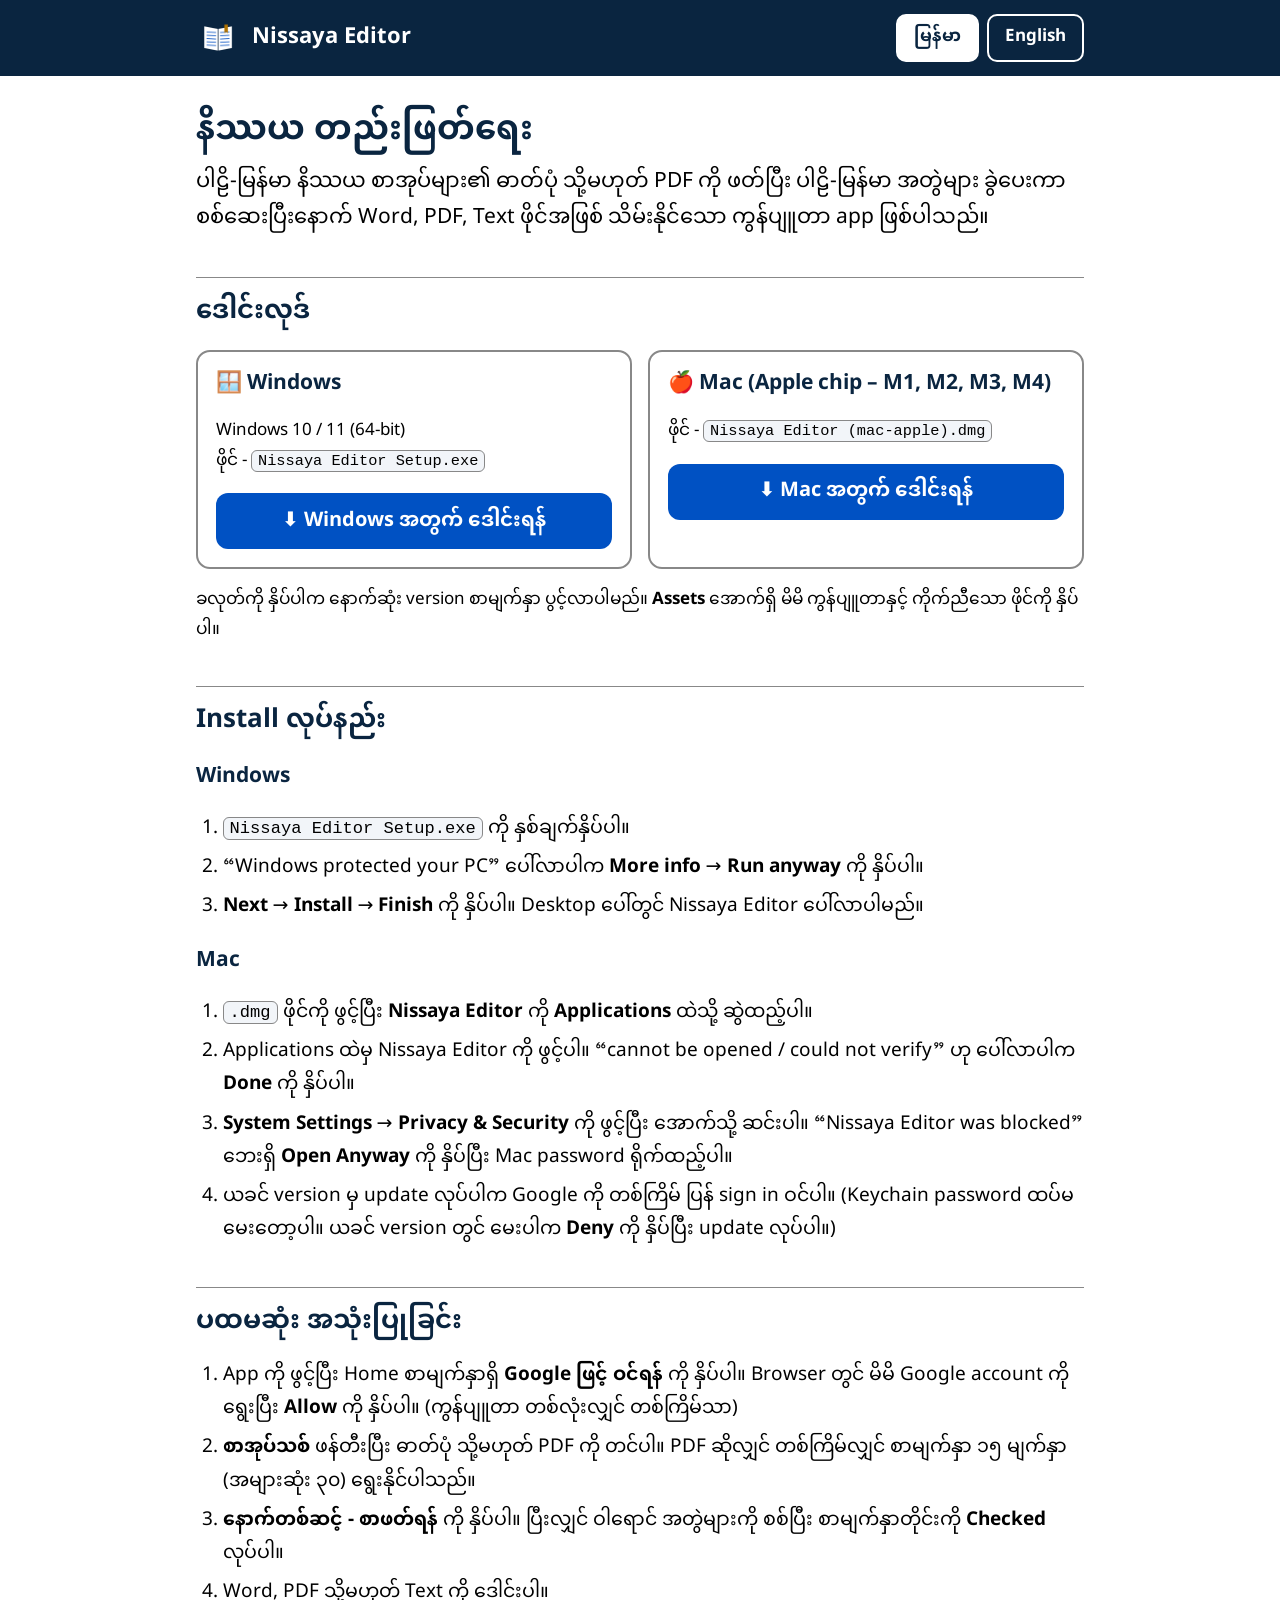
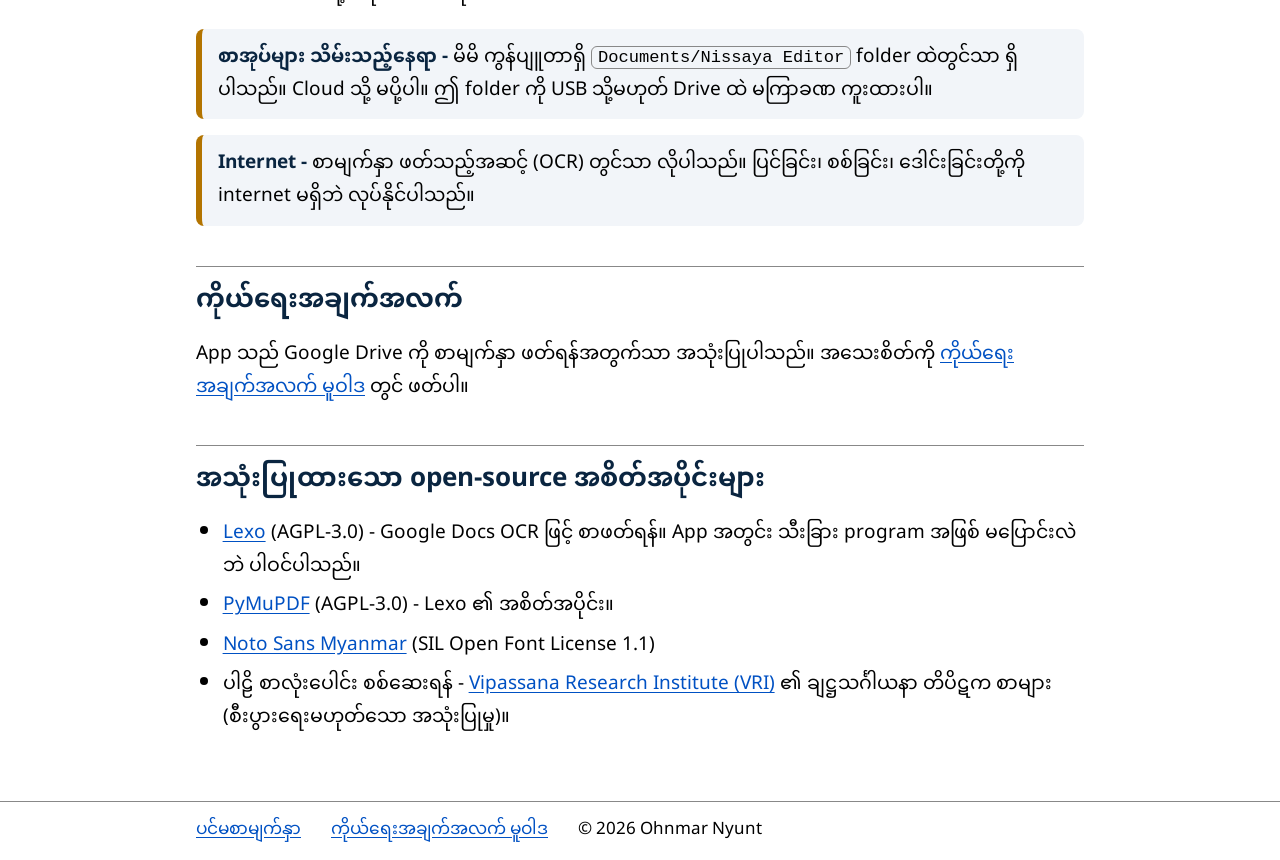
<file: index.html>
<!doctype html>
<html lang="my">
<head>
<meta charset="utf-8">
<meta name="viewport" content="width=device-width, initial-scale=1">
<title>Nissaya Editor</title>
<meta name="description" content="Nissaya Editor: read photos and PDFs of Pāli–Myanmar nissaya books, check them, and save them as Word, PDF or text.">
<link rel="icon" href="icon.png">
<link rel="preconnect" href="https://fonts.googleapis.com">
<link rel="preconnect" href="https://fonts.gstatic.com" crossorigin>
<link href="https://fonts.googleapis.com/css2?family=Noto+Sans+Myanmar:wght@400;700&display=swap" rel="stylesheet">
<link rel="stylesheet" href="style.css">
</head>
<body>
<header>
  <div class="bar">
    <a class="brand" href="./"><img src="icon.png" alt=""><span>Nissaya Editor</span></a>
    <div class="lang" role="group" aria-label="Language / ဘာသာစကား">
      <button type="button" data-lang="my" aria-pressed="true">မြန်မာ</button>
      <button type="button" data-lang="en" aria-pressed="false">English</button>
    </div>
  </div>
</header>

<main>
  <!-- ================= Myanmar ================= -->
  <section lang="my">
    <h1>နိဿယ တည်းဖြတ်ရေး</h1>
    <p class="lead">ပါဠိ-မြန်မာ နိဿယ စာအုပ်များ၏ ဓာတ်ပုံ သို့မဟုတ် PDF ကို ဖတ်ပြီး ပါဠိ-မြန်မာ အတွဲများ ခွဲပေးကာ စစ်ဆေးပြီးနောက် Word, PDF, Text ဖိုင်အဖြစ် သိမ်းနိုင်သော ကွန်ပျူတာ app ဖြစ်ပါသည်။</p>

    <h2>ဒေါင်းလုဒ်</h2>
    <div class="downloads">
      <div class="card">
        <h3>🪟 Windows</h3>
        <p class="muted">Windows 10 / 11 (64-bit)<br>ဖိုင် - <code>Nissaya Editor Setup.exe</code></p>
        <a class="btn" href="https://github.com/ohnmarnyunt/nissaya-editor/releases/latest">⬇ Windows အတွက် ဒေါင်းရန်</a>
      </div>
      <div class="card">
        <h3>🍎 Mac (Apple chip – M1, M2, M3, M4)</h3>
        <p class="muted">ဖိုင် - <code>Nissaya Editor (mac-apple).dmg</code></p>
        <a class="btn" href="https://github.com/ohnmarnyunt/nissaya-editor/releases/latest">⬇ Mac အတွက် ဒေါင်းရန်</a>
      </div>
    </div>
    <p class="muted">ခလုတ်ကို နှိပ်ပါက နောက်ဆုံး version စာမျက်နှာ ပွင့်လာပါမည်။ <b>Assets</b> အောက်ရှိ မိမိ ကွန်ပျူတာနှင့် ကိုက်ညီသော ဖိုင်ကို နှိပ်ပါ။</p>

    <h2>Install လုပ်နည်း</h2>
    <h3>Windows</h3>
    <ol>
      <li><code>Nissaya Editor Setup.exe</code> ကို နှစ်ချက်နှိပ်ပါ။</li>
      <li>“Windows protected your PC” ပေါ်လာပါက <b>More info</b> → <b>Run anyway</b> ကို နှိပ်ပါ။</li>
      <li><b>Next</b> → <b>Install</b> → <b>Finish</b> ကို နှိပ်ပါ။ Desktop ပေါ်တွင် Nissaya Editor ပေါ်လာပါမည်။</li>
    </ol>
    <h3>Mac</h3>
    <ol>
      <li><code>.dmg</code> ဖိုင်ကို ဖွင့်ပြီး <b>Nissaya Editor</b> ကို <b>Applications</b> ထဲသို့ ဆွဲထည့်ပါ။</li>
      <li>Applications ထဲမှ Nissaya Editor ကို ဖွင့်ပါ။ “cannot be opened / could not verify” ဟု ပေါ်လာပါက <b>Done</b> ကို နှိပ်ပါ။</li>
      <li><b>System Settings</b> → <b>Privacy &amp; Security</b> ကို ဖွင့်ပြီး အောက်သို့ ဆင်းပါ။ “Nissaya Editor was blocked” ဘေးရှိ <b>Open Anyway</b> ကို နှိပ်ပြီး Mac password ရိုက်ထည့်ပါ။</li>
      <li>ယခင် version မှ update လုပ်ပါက Google ကို တစ်ကြိမ် ပြန် sign in ဝင်ပါ။ (Keychain password ထပ်မမေးတော့ပါ။ ယခင် version တွင် မေးပါက <b>Deny</b> ကို နှိပ်ပြီး update လုပ်ပါ။)</li>
    </ol>

    <h2>ပထမဆုံး အသုံးပြုခြင်း</h2>
    <ol>
      <li>App ကို ဖွင့်ပြီး Home စာမျက်နှာရှိ <b>Google ဖြင့် ဝင်ရန်</b> ကို နှိပ်ပါ။ Browser တွင် မိမိ Google account ကို ရွေးပြီး <b>Allow</b> ကို နှိပ်ပါ။ (ကွန်ပျူတာ တစ်လုံးလျှင် တစ်ကြိမ်သာ)</li>
      <li><b>စာအုပ်သစ်</b> ဖန်တီးပြီး ဓာတ်ပုံ သို့မဟုတ် PDF ကို တင်ပါ။ PDF ဆိုလျှင် တစ်ကြိမ်လျှင် စာမျက်နှာ ၁၅ မျက်နှာ (အများဆုံး ၃၀) ရွေးနိုင်ပါသည်။</li>
      <li><b>နောက်တစ်ဆင့် - စာဖတ်ရန်</b> ကို နှိပ်ပါ။ ပြီးလျှင် ဝါရောင် အတွဲများကို စစ်ပြီး စာမျက်နှာတိုင်းကို <b>Checked</b> လုပ်ပါ။</li>
      <li>Word, PDF သို့မဟုတ် Text ကို ဒေါင်းပါ။</li>
    </ol>
    <div class="note"><b>စာအုပ်များ သိမ်းသည့်နေရာ -</b> မိမိ ကွန်ပျူတာရှိ <code>Documents/Nissaya Editor</code> folder ထဲတွင်သာ ရှိပါသည်။ Cloud သို့ မပို့ပါ။ ဤ folder ကို USB သို့မဟုတ် Drive ထဲ မကြာခဏ ကူးထားပါ။</div>
    <div class="note"><b>Internet -</b> စာမျက်နှာ ဖတ်သည့်အဆင့် (OCR) တွင်သာ လိုပါသည်။ ပြင်ခြင်း၊ စစ်ခြင်း၊ ဒေါင်းခြင်းတို့ကို internet မရှိဘဲ လုပ်နိုင်ပါသည်။</div>

    <h2>ကိုယ်ရေးအချက်အလက်</h2>
    <p>App သည် Google Drive ကို စာမျက်နှာ ဖတ်ရန်အတွက်သာ အသုံးပြုပါသည်။ အသေးစိတ်ကို <a href="privacy.html">ကိုယ်ရေးအချက်အလက် မူဝါဒ</a> တွင် ဖတ်ပါ။</p>

    <h2>အသုံးပြုထားသော open-source အစိတ်အပိုင်းများ</h2>
    <ul>
      <li><a href="https://github.com/PhilixTheExplorer/lexo">Lexo</a> (AGPL-3.0) - Google Docs OCR ဖြင့် စာဖတ်ရန်။ App အတွင်း သီးခြား program အဖြစ် မပြောင်းလဲဘဲ ပါဝင်ပါသည်။</li>
      <li><a href="https://github.com/pymupdf/PyMuPDF">PyMuPDF</a> (AGPL-3.0) - Lexo ၏ အစိတ်အပိုင်း။</li>
      <li><a href="https://fonts.google.com/noto/specimen/Noto+Sans+Myanmar">Noto Sans Myanmar</a> (SIL Open Font License 1.1)</li>
      <li>ပါဠိ စာလုံးပေါင်း စစ်ဆေးရန် - <a href="https://tipitaka.org">Vipassana Research Institute (VRI)</a> ၏ ချဋ္ဌသင်္ဂါယနာ တိပိဋက စာများ (စီးပွားရေးမဟုတ်သော အသုံးပြုမှု)။</li>
    </ul>
  </section>

  <!-- ================= English ================= -->
  <section lang="en">
    <h1>Nissaya Editor</h1>
    <p class="lead">A desktop app that reads photos or PDFs of Pāli–Myanmar nissaya books, splits the text into Pāli–Myanmar pairs, lets you check them, and saves the result as Word, PDF or text.</p>

    <h2>Download</h2>
    <div class="downloads">
      <div class="card">
        <h3>🪟 Windows</h3>
        <p class="muted">Windows 10 / 11 (64-bit)<br>File: <code>Nissaya Editor Setup.exe</code></p>
        <a class="btn" href="https://github.com/ohnmarnyunt/nissaya-editor/releases/latest">⬇ Download for Windows</a>
      </div>
      <div class="card">
        <h3>🍎 Mac (Apple chip – M1, M2, M3, M4)</h3>
        <p class="muted">File: <code>Nissaya Editor (mac-apple).dmg</code></p>
        <a class="btn" href="https://github.com/ohnmarnyunt/nissaya-editor/releases/latest">⬇ Download for Mac</a>
      </div>
    </div>
    <p class="muted">The button opens the latest version. Under <b>Assets</b>, click the file for your computer.</p>

    <h2>How to install</h2>
    <h3>Windows</h3>
    <ol>
      <li>Double-click <code>Nissaya Editor Setup.exe</code>.</li>
      <li>If “Windows protected your PC” appears, click <b>More info</b> → <b>Run anyway</b>.</li>
      <li>Click <b>Next</b> → <b>Install</b> → <b>Finish</b>. Nissaya Editor appears on the desktop.</li>
    </ol>
    <h3>Mac</h3>
    <ol>
      <li>Open the <code>.dmg</code> file and drag <b>Nissaya Editor</b> into <b>Applications</b>.</li>
      <li>Open Nissaya Editor from Applications. If it says it “cannot be opened” or “could not verify”, click <b>Done</b>.</li>
      <li>Open <b>System Settings</b> → <b>Privacy &amp; Security</b> and scroll down. Next to “Nissaya Editor was blocked”, click <b>Open Anyway</b> and type your Mac password.</li>
      <li>If you are updating from an earlier version, sign in to Google once more. (The Keychain password box no longer appears. If an older version still shows it, click <b>Deny</b> and update.)</li>
    </ol>

    <h2>First use</h2>
    <ol>
      <li>Open the app and click <b>Sign in with Google</b> on the Home page. In the browser, choose your Google account and click <b>Allow</b>. (Once per computer.)</li>
      <li>Make a <b>New book</b> and add photos or a PDF. For a PDF you choose 15 pages at a time (at most 30).</li>
      <li>Click <b>Next: Read the pages</b>. Then check the yellow pairs and mark every page <b>Checked</b>.</li>
      <li>Download Word, PDF or Text.</li>
    </ol>
    <div class="note"><b>Where your books are kept:</b> only on your own computer, in the <code>Documents/Nissaya Editor</code> folder. Nothing is sent to the cloud. Copy this folder to a USB stick or Drive from time to time as a backup.</div>
    <div class="note"><b>Internet:</b> needed only while pages are being read (OCR). Editing, checking and downloading work offline.</div>

    <h2>Privacy</h2>
    <p>The app uses Google Drive only to read the pages. See the <a href="privacy.html">privacy policy</a> for details.</p>

    <h2>Open-source components</h2>
    <ul>
      <li><a href="https://github.com/PhilixTheExplorer/lexo">Lexo</a> (AGPL-3.0) – reads pages with Google Docs OCR. Included unchanged, as a separate program inside the app.</li>
      <li><a href="https://github.com/pymupdf/PyMuPDF">PyMuPDF</a> (AGPL-3.0) – part of Lexo.</li>
      <li><a href="https://fonts.google.com/noto/specimen/Noto+Sans+Myanmar">Noto Sans Myanmar</a> (SIL Open Font License 1.1)</li>
      <li>Pāli spelling check: Chaṭṭha Saṅgāyana Tipiṭaka text by the <a href="https://tipitaka.org">Vipassana Research Institute (VRI)</a>, used for non-commercial purposes.</li>
    </ul>
  </section>
</main>

<footer>
  <div class="bar">
    <a href="./"><span lang="my">ပင်မစာမျက်နှာ</span><span lang="en">Home</span></a>
    <a href="privacy.html"><span lang="my">ကိုယ်ရေးအချက်အလက် မူဝါဒ</span><span lang="en">Privacy policy</span></a>
    <span>© 2026 Ohnmar Nyunt</span>
  </div>
</footer>
<script src="lang.js"></script>
</body>
</html>
</file>
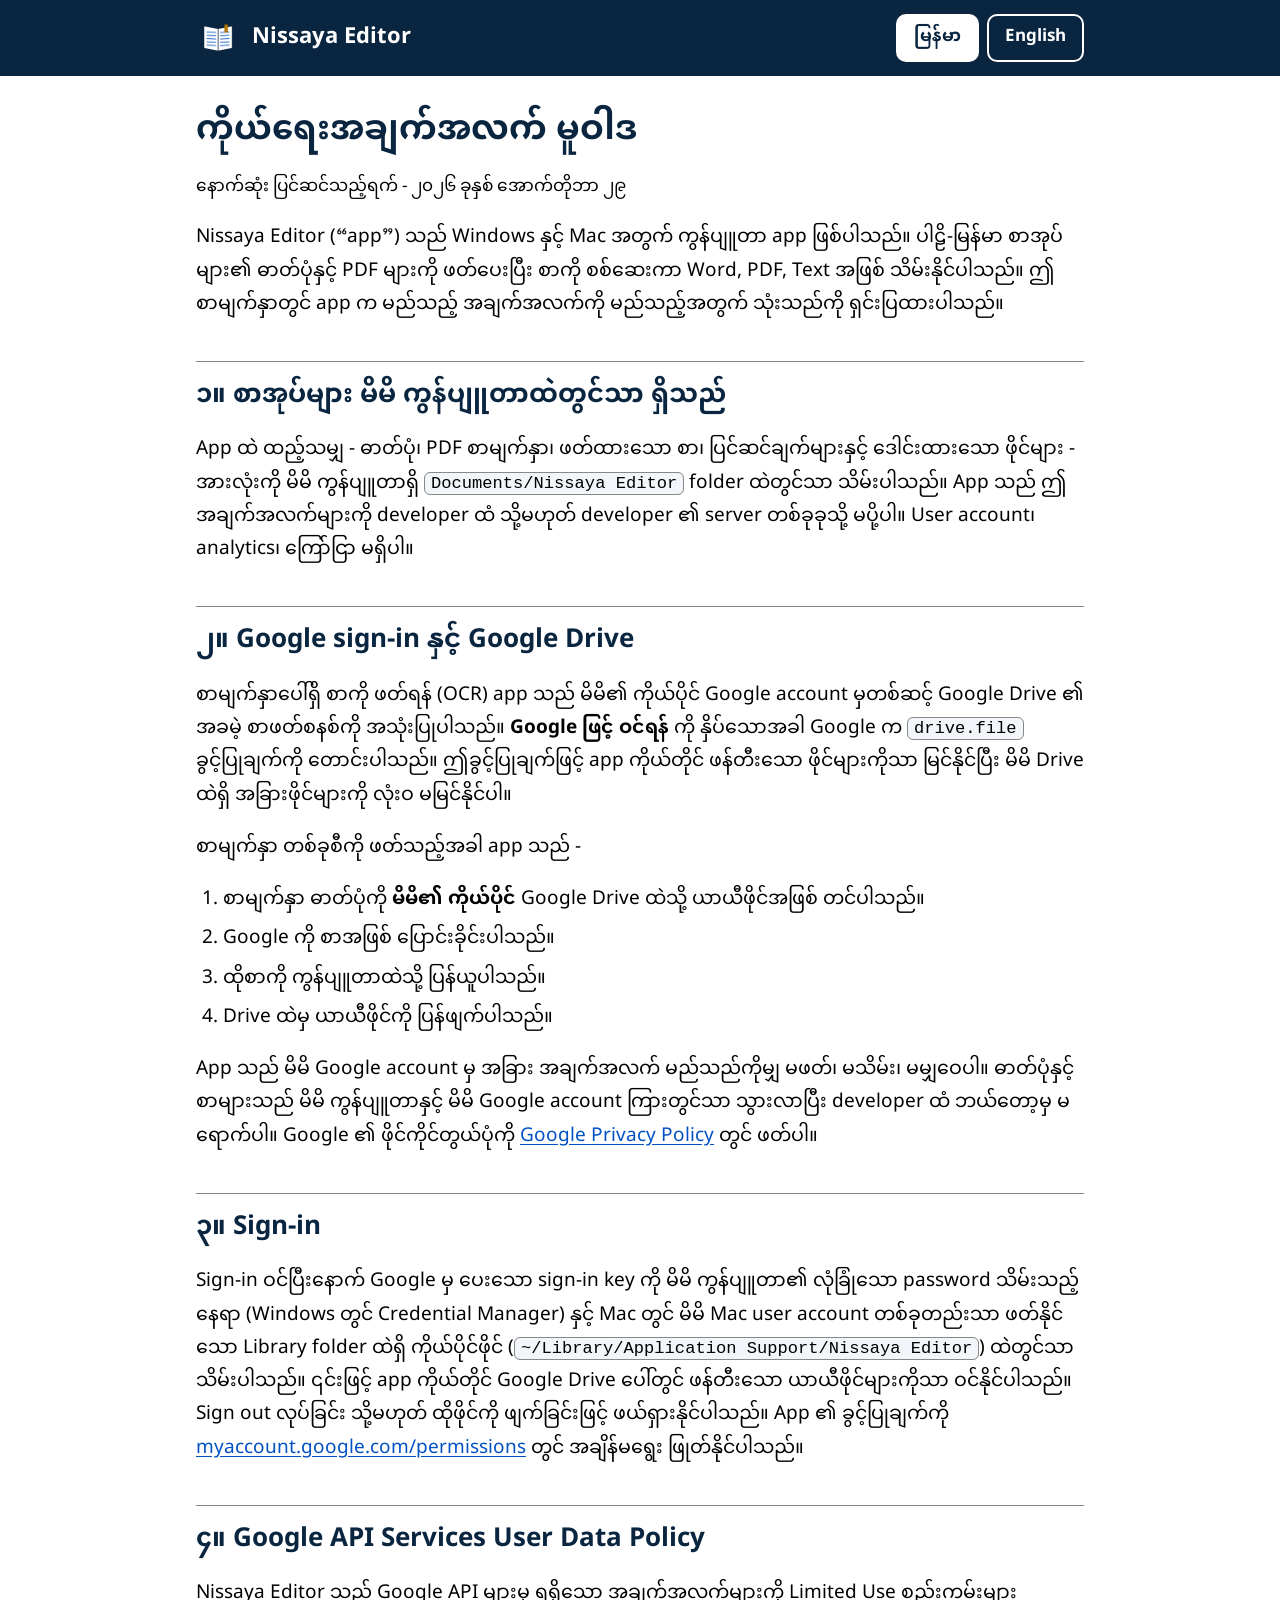
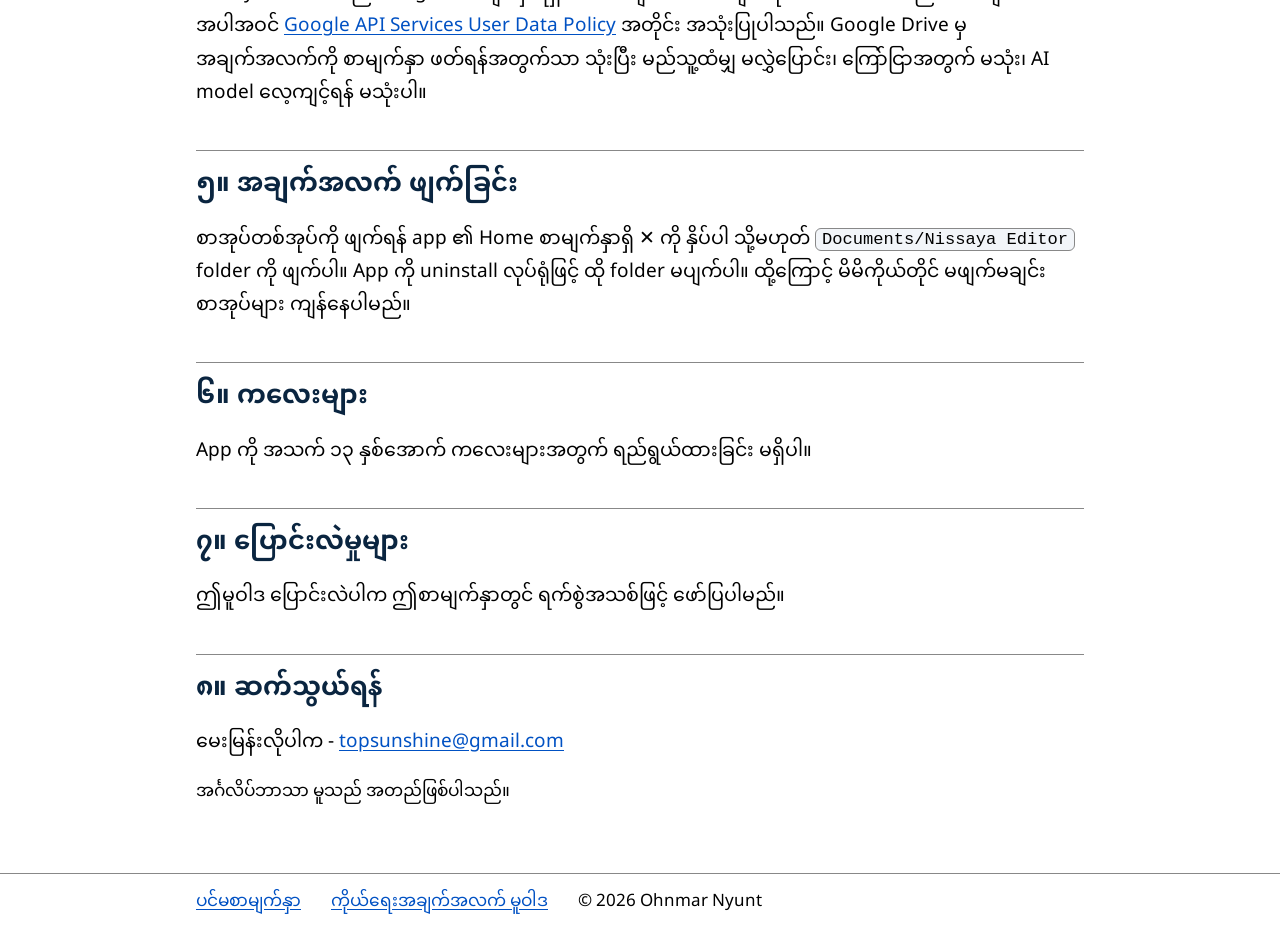
<file: privacy.html>
<!doctype html>
<html lang="my">
<head>
<meta charset="utf-8">
<meta name="viewport" content="width=device-width, initial-scale=1">
<title>Privacy Policy – Nissaya Editor</title>
<meta name="description" content="How Nissaya Editor uses Google Drive and your data.">
<link rel="icon" href="icon.png">
<link rel="preconnect" href="https://fonts.googleapis.com">
<link rel="preconnect" href="https://fonts.gstatic.com" crossorigin>
<link href="https://fonts.googleapis.com/css2?family=Noto+Sans+Myanmar:wght@400;700&display=swap" rel="stylesheet">
<link rel="stylesheet" href="style.css">
</head>
<body>
<header>
  <div class="bar">
    <a class="brand" href="./"><img src="icon.png" alt=""><span>Nissaya Editor</span></a>
    <div class="lang" role="group" aria-label="Language / ဘာသာစကား">
      <button type="button" data-lang="my" aria-pressed="true">မြန်မာ</button>
      <button type="button" data-lang="en" aria-pressed="false">English</button>
    </div>
  </div>
</header>

<main>
  <!-- ================= English (the binding text) ================= -->
  <section lang="en">
    <h1>Privacy Policy</h1>
    <p class="muted">Last updated: 29 October 2026</p>
    <p>Nissaya Editor (“the app”) is a desktop app for Windows and Mac. It reads photos and PDFs of Pāli–Myanmar books so that you can check the text and save it as Word, PDF or text. This page explains what data the app uses and why.</p>

    <h2>1. Your books stay on your computer</h2>
    <p>Everything you add to the app — photos, PDF pages, the text that was read, your corrections and the files you download — is stored only on your own computer, in the <code>Documents/Nissaya Editor</code> folder. The app does not send this data to the developer or to any server run by the developer. There are no user accounts, no analytics and no advertising.</p>

    <h2>2. Google sign-in and Google Drive</h2>
    <p>To read the text on a page (OCR), the app uses Google Drive’s free text recognition through your own Google account. When you click <b>Sign in with Google</b>, Google asks you to allow access to Google Drive with the <code>drive.file</code> permission. This permission only lets the app see and change files that the app itself creates; it cannot see any of your other Drive files.</p>
    <p>For each page that is read, the app:</p>
    <ol>
      <li>uploads the page image to <b>your own</b> Google Drive as a temporary file;</li>
      <li>asks Google to turn it into text;</li>
      <li>downloads that text to your computer; and</li>
      <li>deletes the temporary file from your Drive.</li>
    </ol>
    <p>The app does not read, keep or share any other information from your Google account. The images and text pass only between your computer and your own Google account; the developer never receives them. Google’s handling of these files is covered by the <a href="https://policies.google.com/privacy">Google Privacy Policy</a>.</p>

    <h2>3. Your sign-in</h2>
    <p>After you sign in, the sign-in key from Google is stored only on your computer, on Windows in Credential Manager, and on Mac in a private file in your Library folder that only your Mac user account can read (<code>~/Library/Application Support/Nissaya Editor</code>). It only lets the app reach the temporary files it creates on your Google Drive. Signing out or deleting that file removes it. You can remove the app’s access at any time at <a href="https://myaccount.google.com/permissions">myaccount.google.com/permissions</a>.</p>

    <h2>4. Google API Services User Data Policy</h2>
    <p>Nissaya Editor’s use and transfer of information received from Google APIs will adhere to the <a href="https://developers.google.com/terms/api-services-user-data-policy">Google API Services User Data Policy</a>, including the Limited Use requirements. Data from Google Drive is used only to read your pages, is not transferred to anyone, is not used for advertising, and is not used to train AI models.</p>

    <h2>5. Deleting your data</h2>
    <p>To delete a book, use ✕ on the app’s Home page, or delete the <code>Documents/Nissaya Editor</code> folder. Uninstalling the app does not delete that folder, so your books are kept until you delete it yourself.</p>

    <h2>6. Children</h2>
    <p>The app is not directed at children under 13.</p>

    <h2>7. Changes</h2>
    <p>If this policy changes, the new version will be posted on this page with a new date.</p>

    <h2>8. Contact</h2>
    <p>Questions: <a href="mailto:topsunshine@gmail.com">topsunshine@gmail.com</a></p>
  </section>

  <!-- ================= Myanmar ================= -->
  <section lang="my">
    <h1>ကိုယ်ရေးအချက်အလက် မူဝါဒ</h1>
    <p class="muted">နောက်ဆုံး ပြင်ဆင်သည့်ရက် - ၂၀၂၆ ခုနှစ် အောက်တိုဘာ ၂၉</p>
    <p>Nissaya Editor (“app”) သည် Windows နှင့် Mac အတွက် ကွန်ပျူတာ app ဖြစ်ပါသည်။ ပါဠိ-မြန်မာ စာအုပ်များ၏ ဓာတ်ပုံနှင့် PDF များကို ဖတ်ပေးပြီး စာကို စစ်ဆေးကာ Word, PDF, Text အဖြစ် သိမ်းနိုင်ပါသည်။ ဤစာမျက်နှာတွင် app က မည်သည့် အချက်အလက်ကို မည်သည့်အတွက် သုံးသည်ကို ရှင်းပြထားပါသည်။</p>

    <h2>၁။ စာအုပ်များ မိမိ ကွန်ပျူတာထဲတွင်သာ ရှိသည်</h2>
    <p>App ထဲ ထည့်သမျှ - ဓာတ်ပုံ၊ PDF စာမျက်နှာ၊ ဖတ်ထားသော စာ၊ ပြင်ဆင်ချက်များနှင့် ဒေါင်းထားသော ဖိုင်များ - အားလုံးကို မိမိ ကွန်ပျူတာရှိ <code>Documents/Nissaya Editor</code> folder ထဲတွင်သာ သိမ်းပါသည်။ App သည် ဤအချက်အလက်များကို developer ထံ သို့မဟုတ် developer ၏ server တစ်ခုခုသို့ မပို့ပါ။ User account၊ analytics၊ ကြော်ငြာ မရှိပါ။</p>

    <h2>၂။ Google sign-in နှင့် Google Drive</h2>
    <p>စာမျက်နှာပေါ်ရှိ စာကို ဖတ်ရန် (OCR) app သည် မိမိ၏ ကိုယ်ပိုင် Google account မှတစ်ဆင့် Google Drive ၏ အခမဲ့ စာဖတ်စနစ်ကို အသုံးပြုပါသည်။ <b>Google ဖြင့် ဝင်ရန်</b> ကို နှိပ်သောအခါ Google က <code>drive.file</code> ခွင့်ပြုချက်ကို တောင်းပါသည်။ ဤခွင့်ပြုချက်ဖြင့် app ကိုယ်တိုင် ဖန်တီးသော ဖိုင်များကိုသာ မြင်နိုင်ပြီး မိမိ Drive ထဲရှိ အခြားဖိုင်များကို လုံးဝ မမြင်နိုင်ပါ။</p>
    <p>စာမျက်နှာ တစ်ခုစီကို ဖတ်သည့်အခါ app သည် -</p>
    <ol>
      <li>စာမျက်နှာ ဓာတ်ပုံကို <b>မိမိ၏ ကိုယ်ပိုင်</b> Google Drive ထဲသို့ ယာယီဖိုင်အဖြစ် တင်ပါသည်။</li>
      <li>Google ကို စာအဖြစ် ပြောင်းခိုင်းပါသည်။</li>
      <li>ထိုစာကို ကွန်ပျူတာထဲသို့ ပြန်ယူပါသည်။</li>
      <li>Drive ထဲမှ ယာယီဖိုင်ကို ပြန်ဖျက်ပါသည်။</li>
    </ol>
    <p>App သည် မိမိ Google account မှ အခြား အချက်အလက် မည်သည်ကိုမျှ မဖတ်၊ မသိမ်း၊ မမျှဝေပါ။ ဓာတ်ပုံနှင့် စာများသည် မိမိ ကွန်ပျူတာနှင့် မိမိ Google account ကြားတွင်သာ သွားလာပြီး developer ထံ ဘယ်တော့မှ မရောက်ပါ။ Google ၏ ဖိုင်ကိုင်တွယ်ပုံကို <a href="https://policies.google.com/privacy">Google Privacy Policy</a> တွင် ဖတ်ပါ။</p>

    <h2>၃။ Sign-in</h2>
    <p>Sign-in ဝင်ပြီးနောက် Google မှ ပေးသော sign-in key ကို မိမိ ကွန်ပျူတာ၏ လုံခြုံသော password သိမ်းသည့်နေရာ (Windows တွင် Credential Manager) နှင့် Mac တွင် မိမိ Mac user account တစ်ခုတည်းသာ ဖတ်နိုင်သော Library folder ထဲရှိ ကိုယ်ပိုင်ဖိုင် (<code>~/Library/Application Support/Nissaya Editor</code>) ထဲတွင်သာ သိမ်းပါသည်။ ၎င်းဖြင့် app ကိုယ်တိုင် Google Drive ပေါ်တွင် ဖန်တီးသော ယာယီဖိုင်များကိုသာ ဝင်နိုင်ပါသည်။ Sign out လုပ်ခြင်း သို့မဟုတ် ထိုဖိုင်ကို ဖျက်ခြင်းဖြင့် ဖယ်ရှားနိုင်ပါသည်။ App ၏ ခွင့်ပြုချက်ကို <a href="https://myaccount.google.com/permissions">myaccount.google.com/permissions</a> တွင် အချိန်မရွေး ဖြုတ်နိုင်ပါသည်။</p>

    <h2>၄။ Google API Services User Data Policy</h2>
    <p>Nissaya Editor သည် Google API များမှ ရရှိသော အချက်အလက်များကို Limited Use စည်းကမ်းများ အပါအဝင် <a href="https://developers.google.com/terms/api-services-user-data-policy">Google API Services User Data Policy</a> အတိုင်း အသုံးပြုပါသည်။ Google Drive မှ အချက်အလက်ကို စာမျက်နှာ ဖတ်ရန်အတွက်သာ သုံးပြီး မည်သူ့ထံမျှ မလွှဲပြောင်း၊ ကြော်ငြာအတွက် မသုံး၊ AI model လေ့ကျင့်ရန် မသုံးပါ။</p>

    <h2>၅။ အချက်အလက် ဖျက်ခြင်း</h2>
    <p>စာအုပ်တစ်အုပ်ကို ဖျက်ရန် app ၏ Home စာမျက်နှာရှိ ✕ ကို နှိပ်ပါ သို့မဟုတ် <code>Documents/Nissaya Editor</code> folder ကို ဖျက်ပါ။ App ကို uninstall လုပ်ရုံဖြင့် ထို folder မပျက်ပါ။ ထို့ကြောင့် မိမိကိုယ်တိုင် မဖျက်မချင်း စာအုပ်များ ကျန်နေပါမည်။</p>

    <h2>၆။ ကလေးများ</h2>
    <p>App ကို အသက် ၁၃ နှစ်အောက် ကလေးများအတွက် ရည်ရွယ်ထားခြင်း မရှိပါ။</p>

    <h2>၇။ ပြောင်းလဲမှုများ</h2>
    <p>ဤမူဝါဒ ပြောင်းလဲပါက ဤစာမျက်နှာတွင် ရက်စွဲအသစ်ဖြင့် ဖော်ပြပါမည်။</p>

    <h2>၈။ ဆက်သွယ်ရန်</h2>
    <p>မေးမြန်းလိုပါက - <a href="mailto:topsunshine@gmail.com">topsunshine@gmail.com</a></p>
    <p class="muted">အင်္ဂလိပ်ဘာသာ မူသည် အတည်ဖြစ်ပါသည်။</p>
  </section>
</main>

<footer>
  <div class="bar">
    <a href="./"><span lang="my">ပင်မစာမျက်နှာ</span><span lang="en">Home</span></a>
    <a href="privacy.html"><span lang="my">ကိုယ်ရေးအချက်အလက် မူဝါဒ</span><span lang="en">Privacy policy</span></a>
    <span>© 2026 Ohnmar Nyunt</span>
  </div>
</footer>
<script src="lang.js"></script>
</body>
</html>
</file>
<file: style.css>
/* Nissaya Editor — public page. High contrast, large text, buttons at least 48 px. */
:root {
  --bg: #FFFFFF; --title: #0A2540; --text: #000000; --btn: #0051C3;
  --line: #888888; --accent: #B37400; --soft: #F2F5F9;
}
* { box-sizing: border-box; }
html { -webkit-text-size-adjust: 100%; }
body {
  margin: 0; background: var(--bg); color: var(--text);
  font-family: "Noto Sans Myanmar", "Myanmar Text", "Pyidaungsu", system-ui, -apple-system, "Segoe UI", sans-serif;
  font-size: 19px; line-height: 1.75;
}
a { color: var(--btn); text-underline-offset: 3px; }
a:focus-visible, button:focus-visible { outline: 3px solid var(--accent); outline-offset: 3px; }

header { background: var(--title); color: #fff; }
.bar { max-width: 920px; margin: 0 auto; padding: 14px 16px; display: flex; align-items: center; gap: 12px; flex-wrap: wrap; }
.brand { display: flex; align-items: center; gap: 12px; color: #fff; text-decoration: none; font-weight: 700; font-size: 22px; }
.brand img { width: 44px; height: 44px; border-radius: 10px; background: #fff; }
.lang { margin-left: auto; display: flex; gap: 8px; }
.lang button {
  min-height: 48px; min-width: 48px; padding: 0 16px; font: inherit; font-size: 17px; font-weight: 700;
  background: transparent; color: #fff; border: 2px solid #fff; border-radius: 10px; cursor: pointer;
}
.lang button[aria-pressed="true"] { background: #fff; color: var(--title); }

main { max-width: 920px; margin: 0 auto; padding: 24px 16px 48px; }
h1, h2, h3 { color: var(--title); line-height: 1.4; }
h1 { font-size: 34px; margin: 8px 0 8px; }
h2 { font-size: 26px; margin: 40px 0 12px; padding-top: 16px; border-top: 1px solid var(--line); }
h3 { font-size: 21px; margin: 24px 0 6px; }
.lead { font-size: 21px; margin: 0 0 20px; }
.muted { font-size: 17px; }

.downloads { display: grid; grid-template-columns: repeat(auto-fit, minmax(260px, 1fr)); gap: 16px; margin: 20px 0 8px; }
.card { border: 2px solid var(--line); border-radius: 14px; padding: 18px; background: var(--bg); }
.card h3 { margin-top: 0; }
.btn {
  display: inline-flex; align-items: center; justify-content: center; gap: 8px;
  min-height: 56px; padding: 10px 22px; width: 100%;
  background: var(--btn); color: #fff; border-radius: 12px; text-decoration: none; font-weight: 700; font-size: 20px;
}
.btn:hover { filter: brightness(1.1); }

ol, ul { padding-left: 1.4em; }
li { margin: 6px 0; }
.note { background: var(--soft); border-left: 6px solid var(--accent); border-radius: 8px; padding: 12px 16px; margin: 16px 0; }
.note b { color: var(--title); }
code { background: var(--soft); border: 1px solid var(--line); border-radius: 6px; padding: 1px 6px; font-size: 0.9em; word-break: break-all; }

footer { border-top: 1px solid var(--line); }
footer .bar { color: var(--text); font-size: 17px; }
footer a { margin-right: 18px; }

/* Language: only the chosen one shows. Myanmar is the default. */
html[lang="my"] [lang="en"]:not(html) { display: none; }
html[lang="en"] [lang="my"]:not(html) { display: none; }

@media (max-width: 560px) {
  body { font-size: 18px; }
  h1 { font-size: 28px; }
  .brand span { font-size: 19px; }
}
</file>
